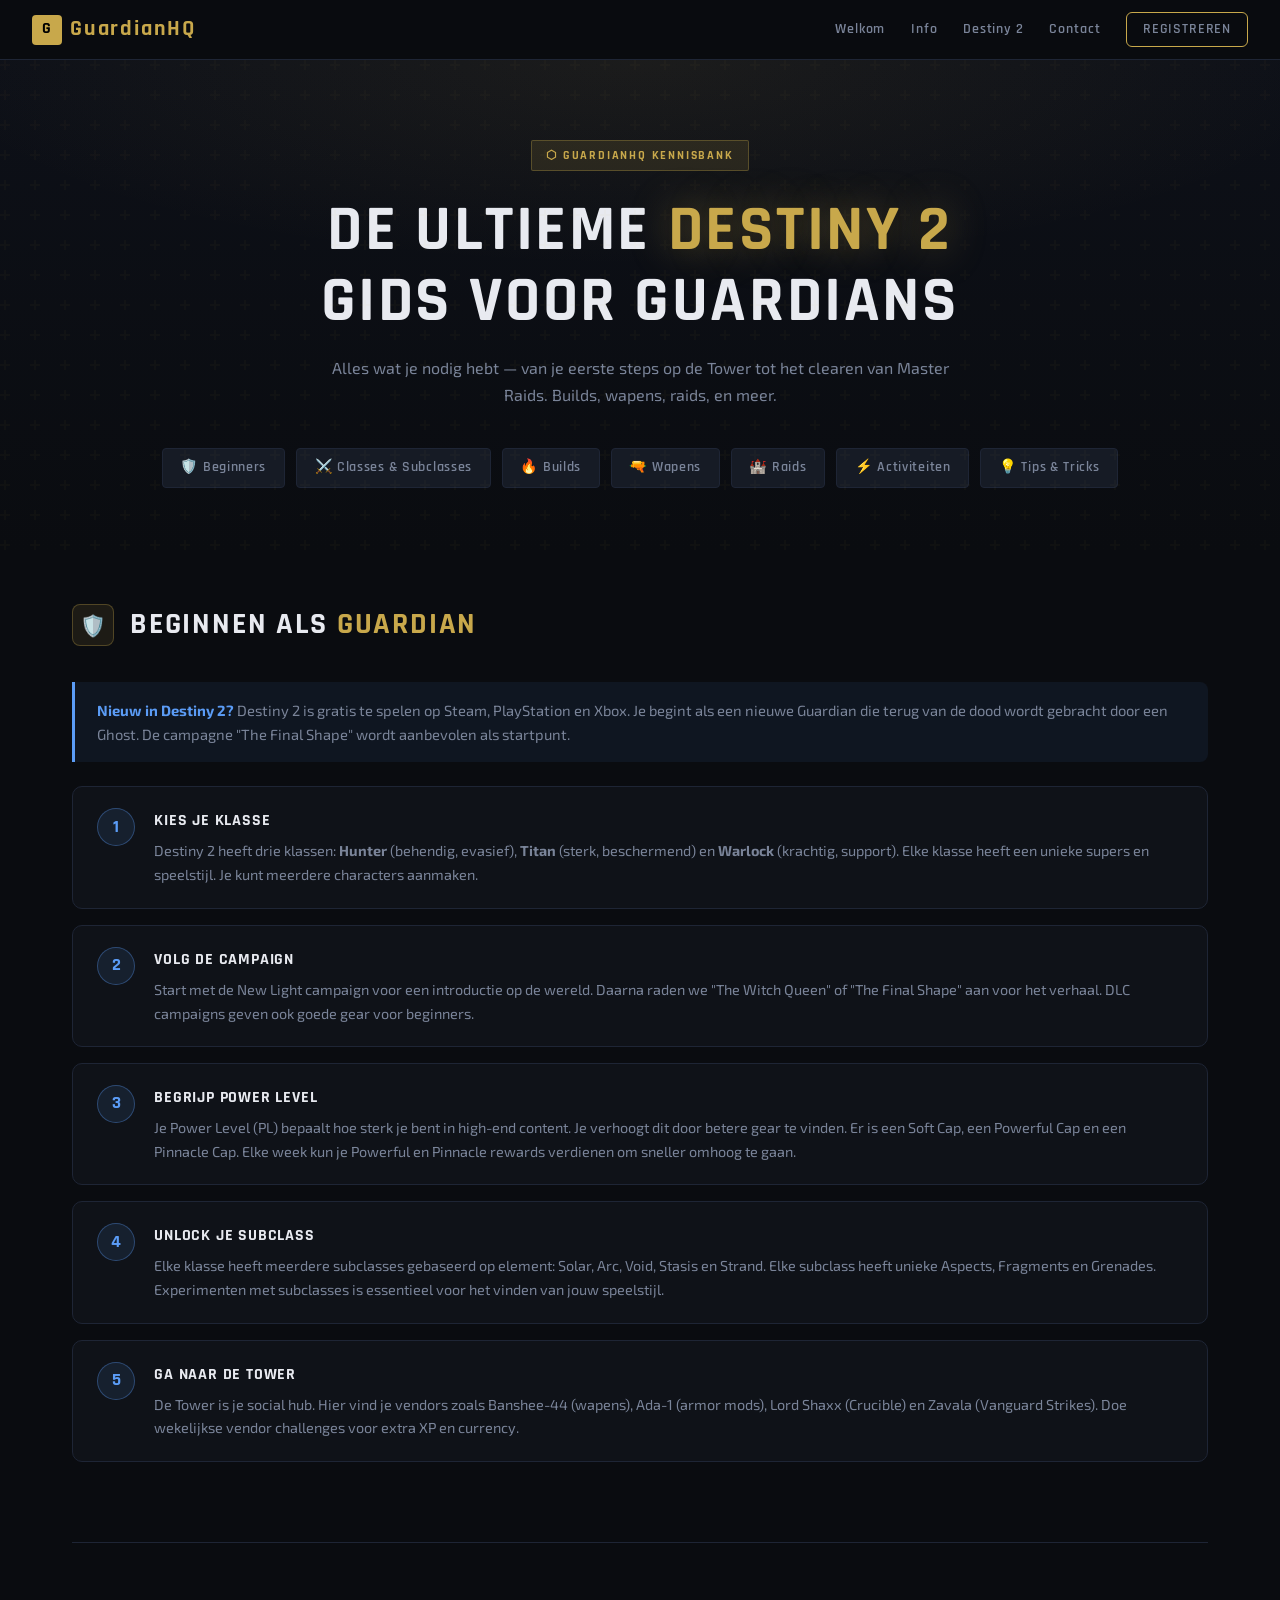
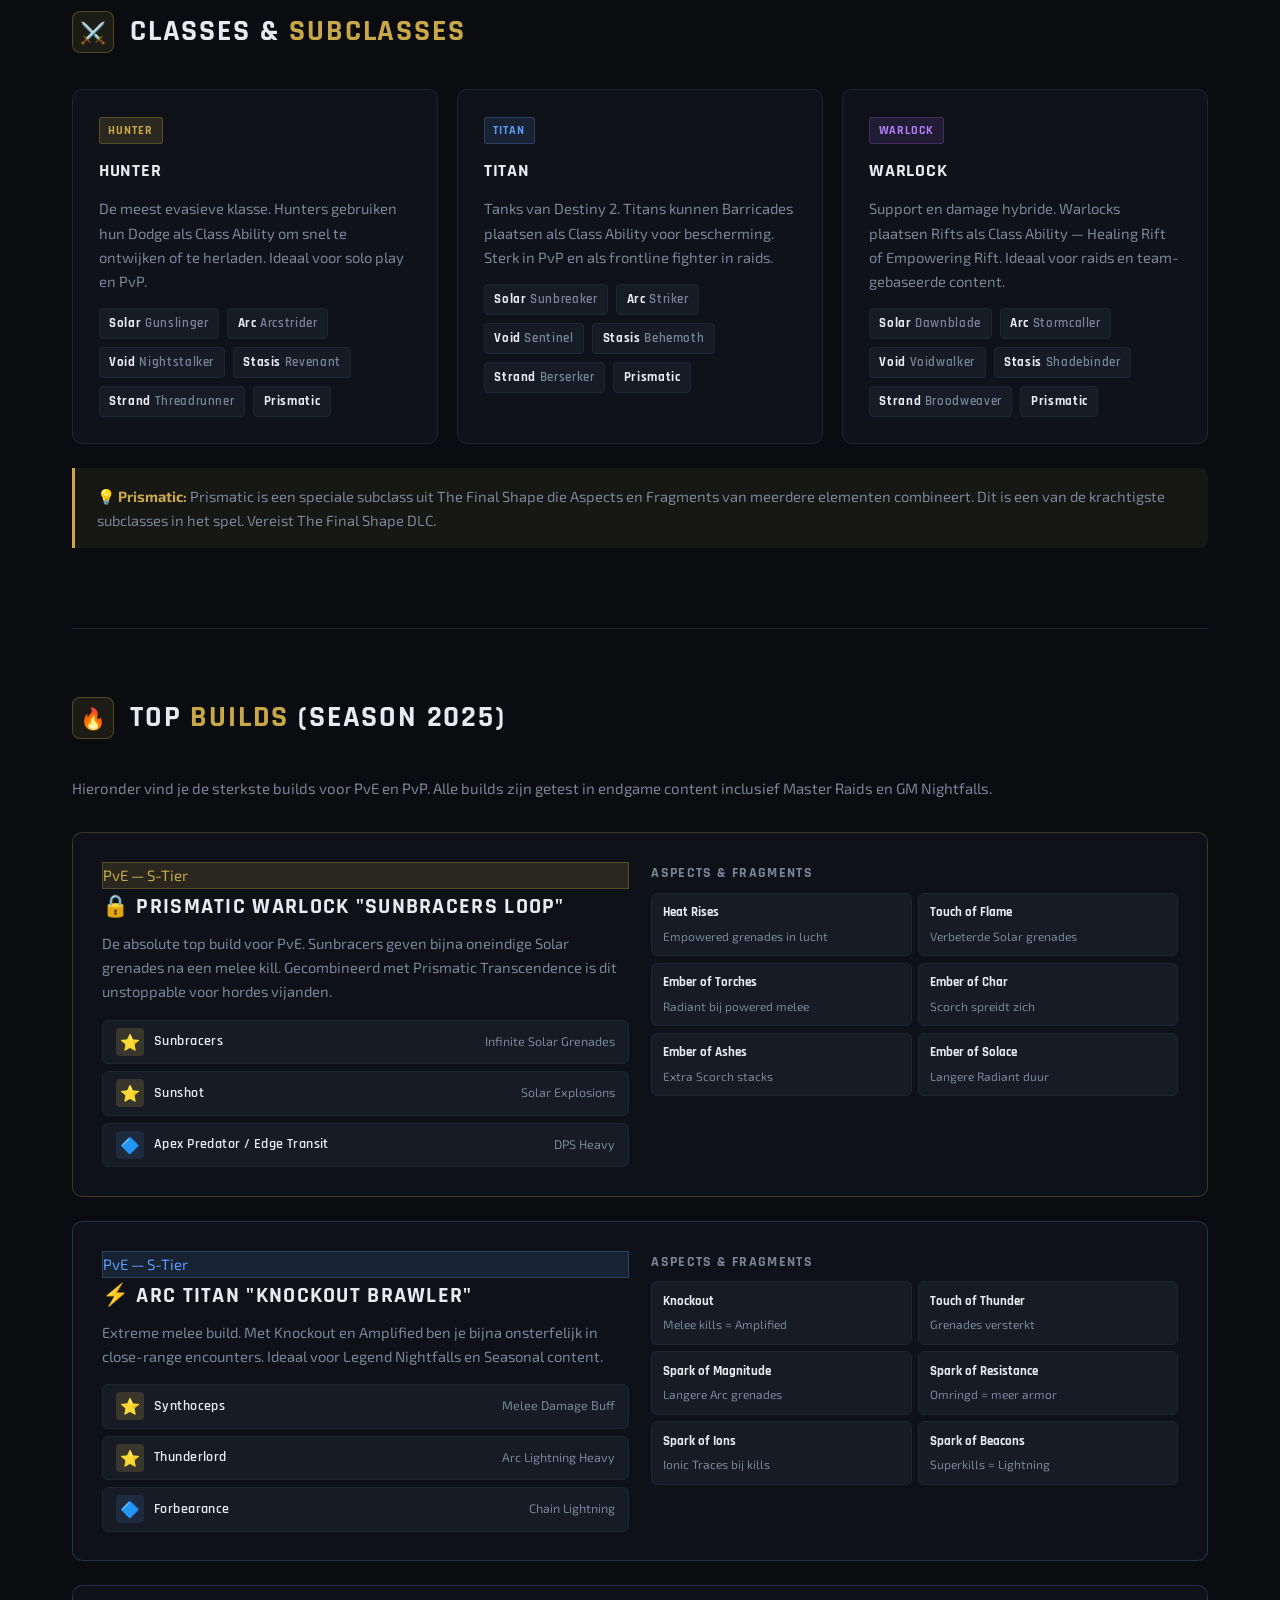
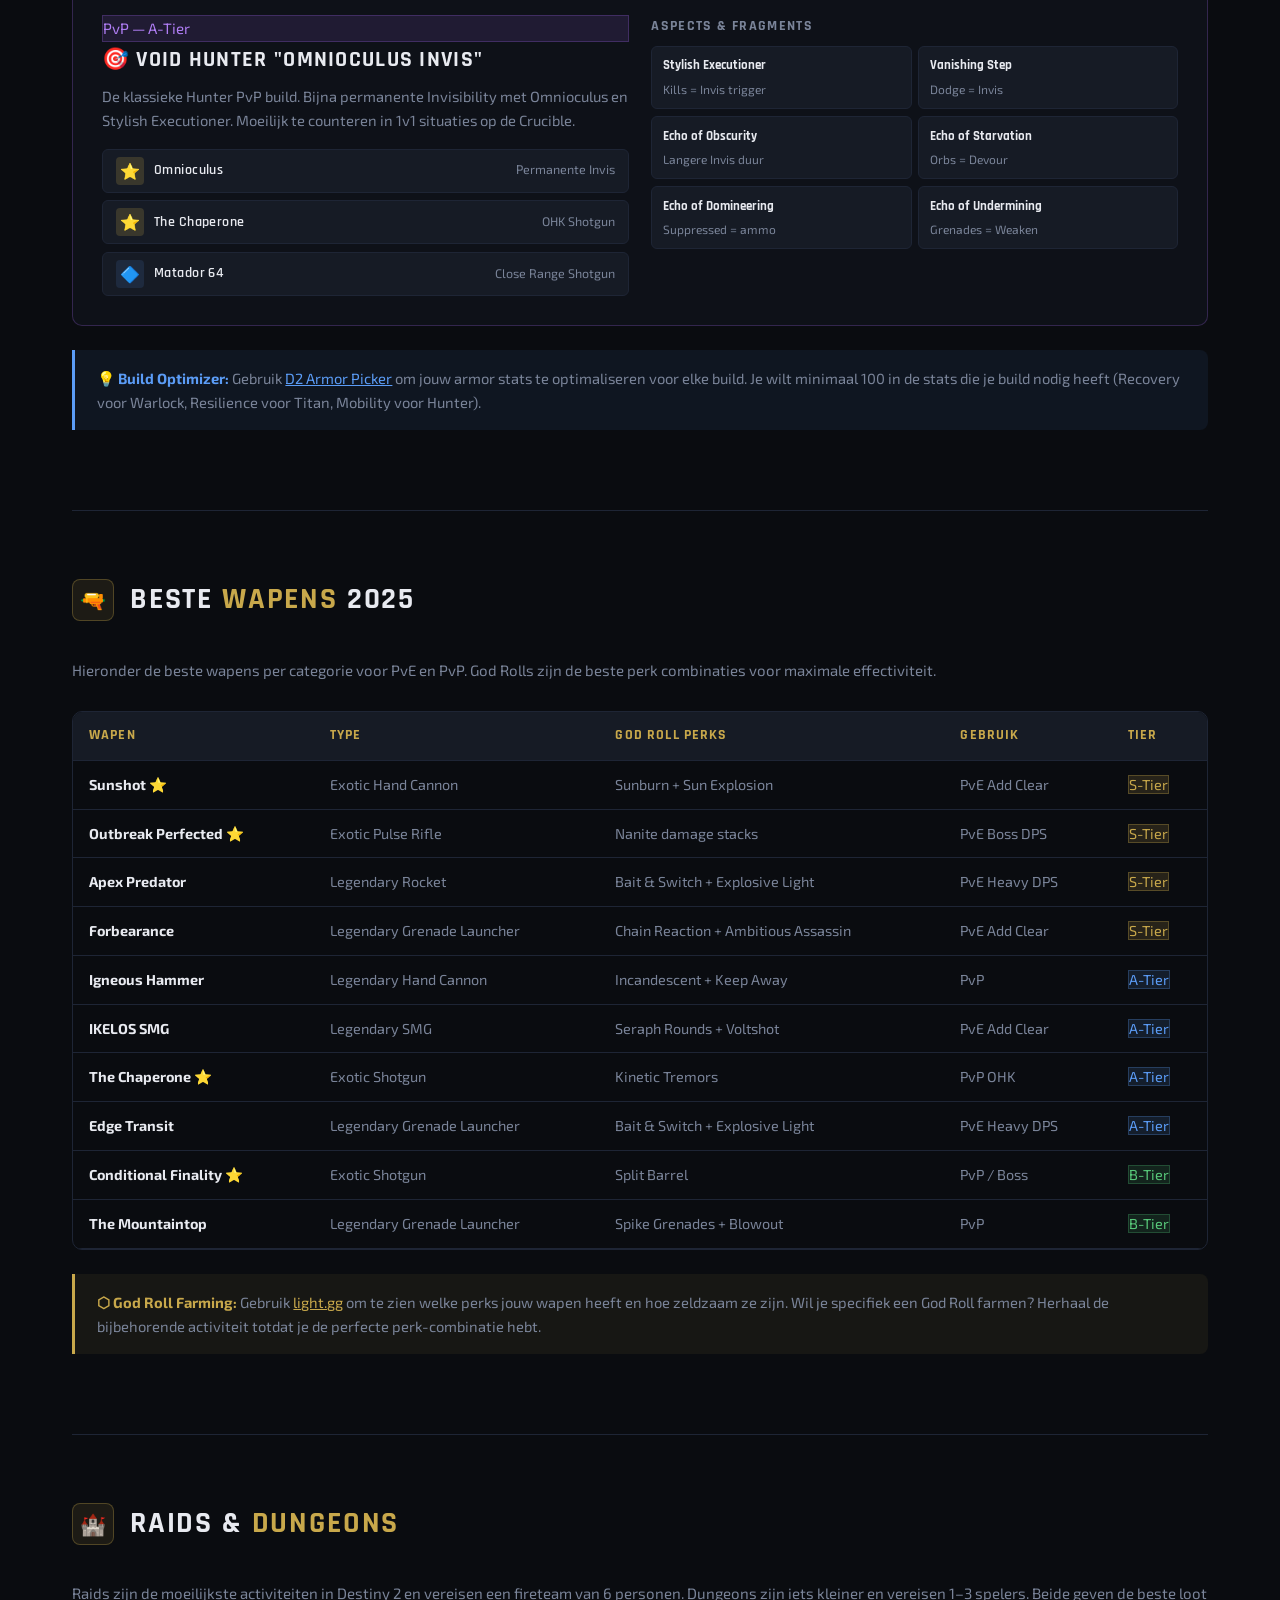
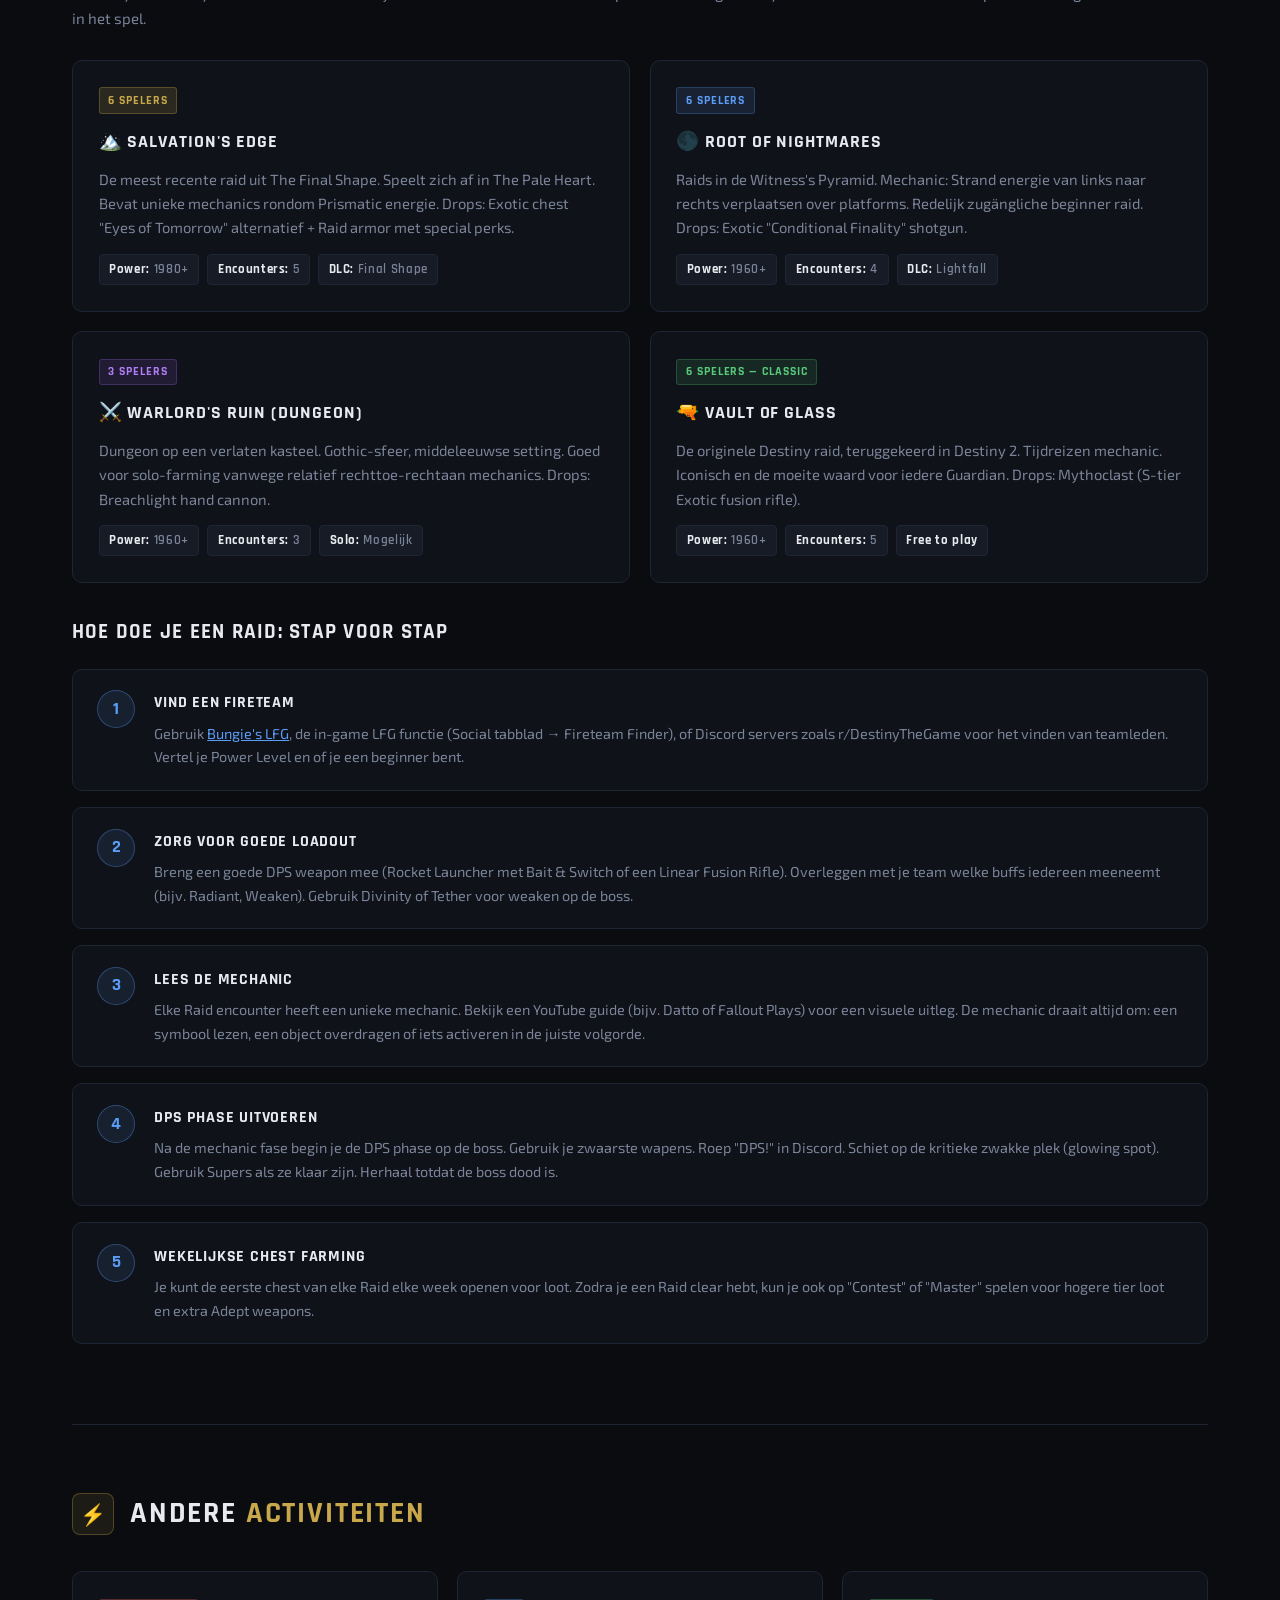
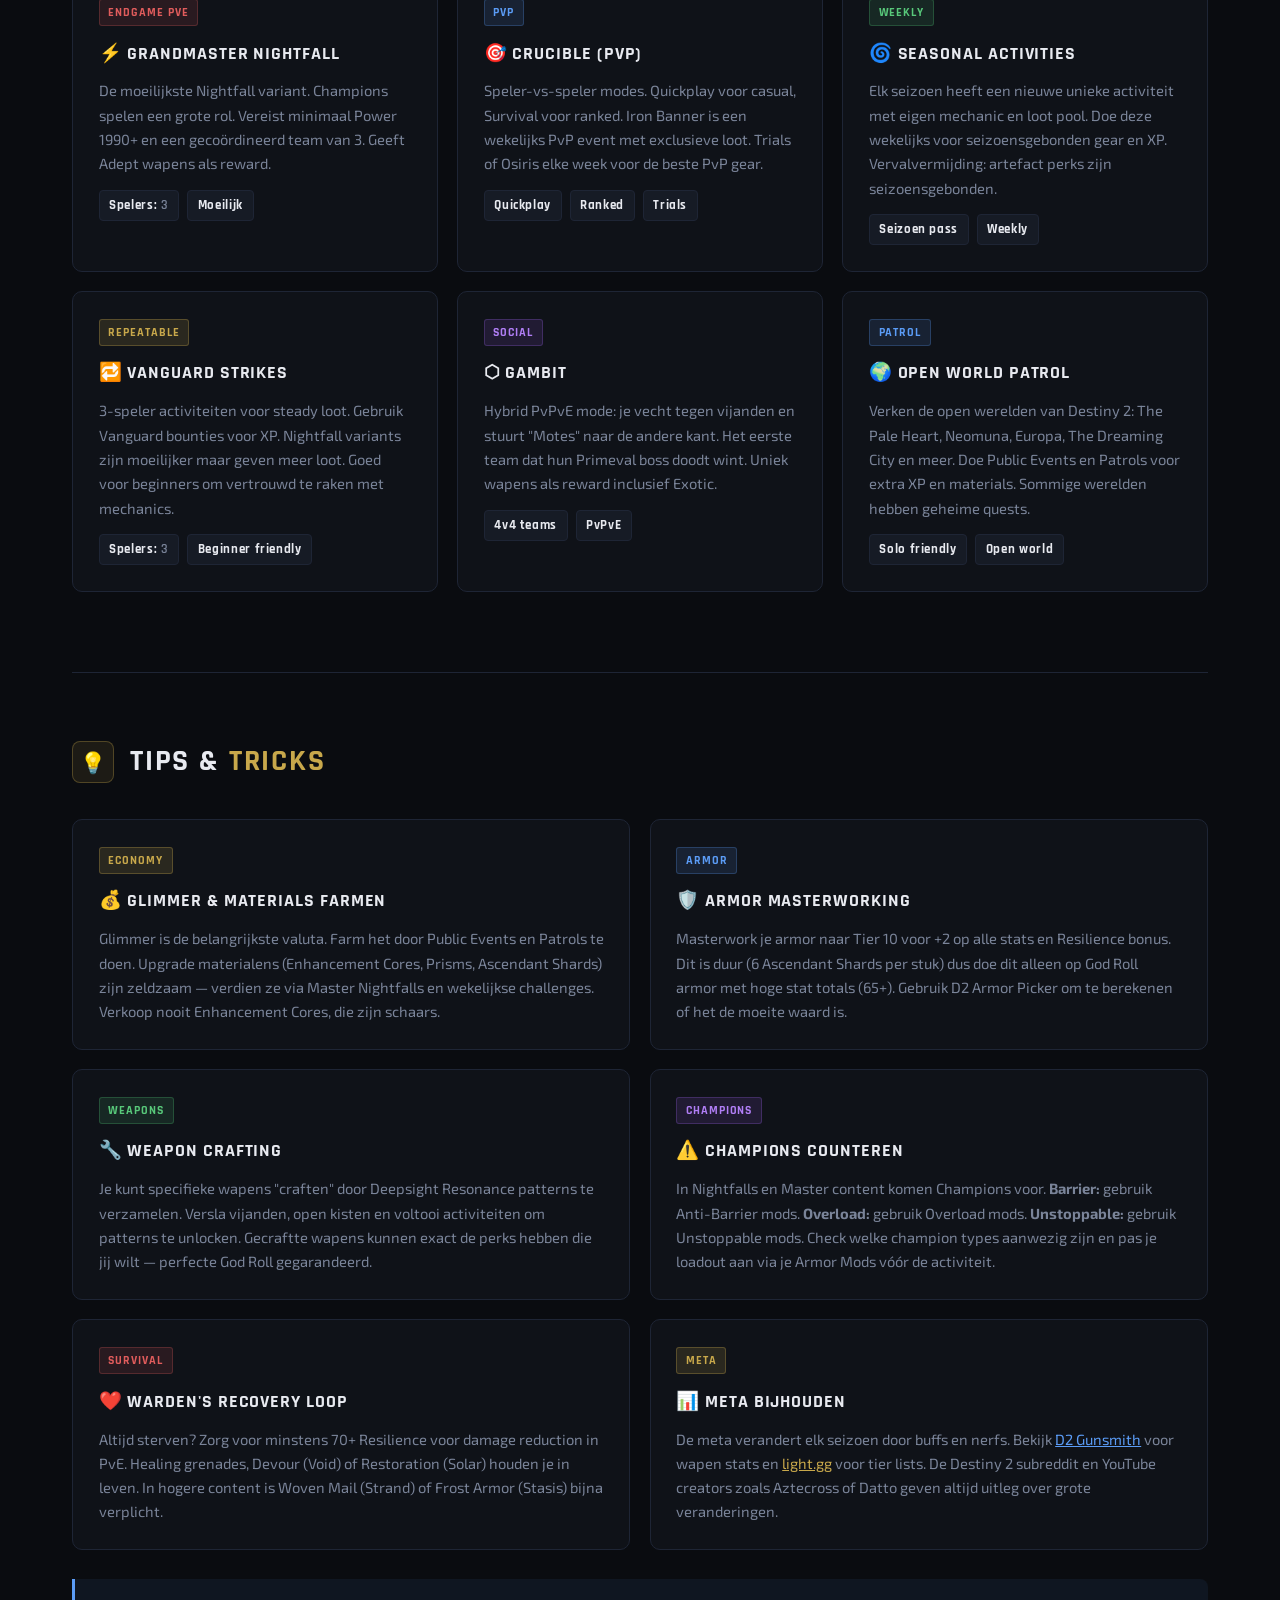
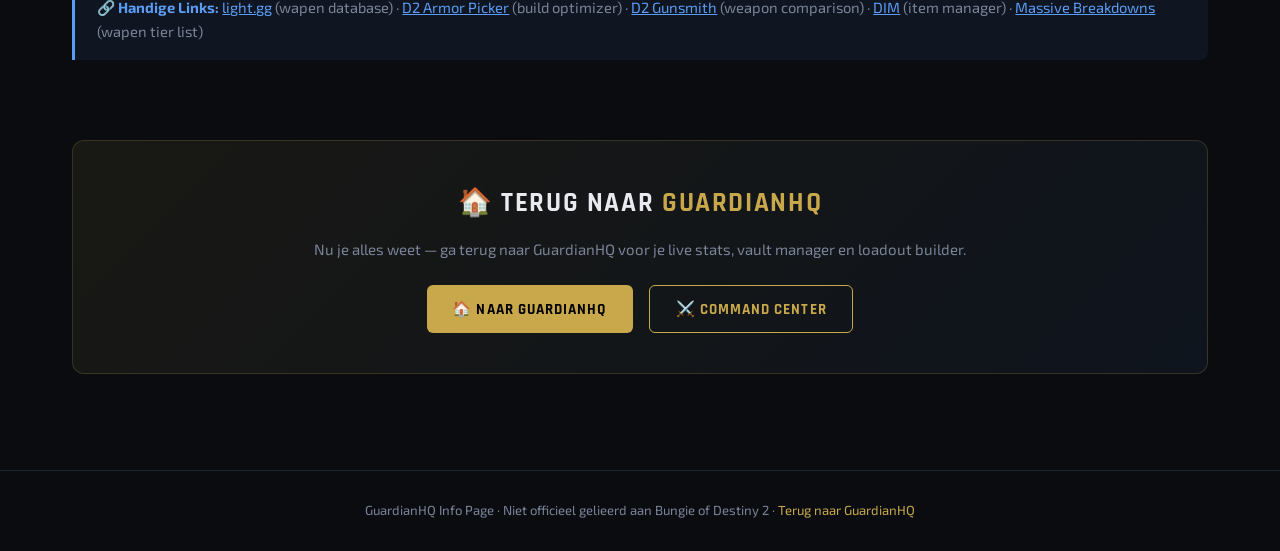
<file: landing.html>
<!DOCTYPE html>
<html lang="nl">
<head>
  <meta charset="UTF-8" />
  <meta name="viewport" content="width=device-width, initial-scale=1.0" />
  <title>Destiny 2 Gids — GuardianHQ</title>
  <link rel="preconnect" href="https://fonts.googleapis.com" />
  <link href="https://fonts.googleapis.com/css2?family=Rajdhani:wght@400;500;600;700&family=Exo+2:wght@300;400;600;700&display=swap" rel="stylesheet" />
  <style>
    :root {
      --bg:        #0a0c10;
      --bg2:       #10131a;
      --bg3:       #161b25;
      --border:    #1e2535;
      --accent:    #c8a84b;
      --accent2:   #5b9cf6;
      --accent3:   #e05c5c;
      --text:      #e8eaf0;
      --text-dim:  #7a8499;
      --glow:      rgba(200,168,75,0.15);
      --glow2:     rgba(91,156,246,0.12);
      --card-bg:   rgba(16,19,26,0.92);
    }

    *, *::before, *::after { box-sizing: border-box; margin: 0; padding: 0; }

    html { scroll-behavior: smooth; }

    body {
      background: var(--bg);
      color: var(--text);
      font-family: 'Exo 2', sans-serif;
      font-size: 15px;
      line-height: 1.65;
      overflow-x: hidden;
    }

    /* ── NAV ── */
    nav {
      position: sticky; top: 0; z-index: 100;
      background: rgba(10,12,16,0.96);
      backdrop-filter: blur(12px);
      border-bottom: 1px solid var(--border);
      display: flex; align-items: center; justify-content: space-between;
      padding: 0 2rem; height: 60px;
    }
    .nav-logo {
      font-family: 'Rajdhani', sans-serif;
      font-size: 1.4rem; font-weight: 700;
      color: var(--accent); text-decoration: none;
      letter-spacing: 0.08em;
      display: flex; align-items: center; gap: 0.5rem;
    }
    .nav-logo span {
      display: inline-flex; align-items: center; justify-content: center;
      width: 30px; height: 30px;
      background: var(--accent); color: #000;
      border-radius: 4px; font-weight: 900; font-size: 1rem;
    }
    .nav-links { display: flex; gap: 1.6rem; align-items: center; }
    .nav-links a {
      color: var(--text-dim); text-decoration: none;
      font-family: 'Rajdhani', sans-serif; font-weight: 600;
      font-size: 0.9rem; letter-spacing: 0.06em;
      transition: color 0.2s;
    }
    .nav-links a:hover { color: var(--accent); }
    .nav-btn {
      background: transparent;
      border: 1px solid var(--accent);
      color: var(--accent) !important;
      padding: 0.3rem 1rem;
      border-radius: 4px;
      transition: background 0.2s !important;
    }
    .nav-btn:hover { background: var(--accent) !important; color: #000 !important; }

    /* ── HERO ── */
    .hero {
      position: relative; overflow: hidden;
      padding: 5rem 2rem 4rem;
      text-align: center;
      background:
        radial-gradient(ellipse 80% 60% at 50% 0%, rgba(200,168,75,0.08) 0%, transparent 70%),
        linear-gradient(180deg, #0d1018 0%, var(--bg) 100%);
    }
    .hero::before {
      content: '';
      position: absolute; inset: 0;
      background: url("data:image/svg+xml,%3Csvg width='60' height='60' viewBox='0 0 60 60' xmlns='http://www.w3.org/2000/svg'%3E%3Cg fill='none' fill-rule='evenodd'%3E%3Cg fill='%23c8a84b' fill-opacity='0.03'%3E%3Cpath d='M36 34v-4h-2v4h-4v2h4v4h2v-4h4v-2h-4zm0-30V0h-2v4h-4v2h4v4h2V6h4V4h-4zM6 34v-4H4v4H0v2h4v4h2v-4h4v-2H6zM6 4V0H4v4H0v2h4v4h2V6h4V4H6z'/%3E%3C/g%3E%3C/g%3E%3C/svg%3E");
      pointer-events: none;
    }
    .hero-badge {
      display: inline-block;
      background: rgba(200,168,75,0.12);
      border: 1px solid rgba(200,168,75,0.3);
      color: var(--accent);
      font-family: 'Rajdhani', sans-serif;
      font-size: 0.75rem; letter-spacing: 0.15em; font-weight: 700;
      padding: 0.3rem 0.9rem; border-radius: 2px;
      text-transform: uppercase; margin-bottom: 1.5rem;
    }
    .hero h1 {
      font-family: 'Rajdhani', sans-serif;
      font-size: clamp(2.4rem, 5vw, 4.2rem);
      font-weight: 700; line-height: 1.1;
      letter-spacing: 0.04em;
      text-transform: uppercase;
    }
    .hero h1 em {
      font-style: normal;
      color: var(--accent);
      text-shadow: 0 0 40px rgba(200,168,75,0.4);
    }
    .hero-sub {
      max-width: 640px; margin: 1.2rem auto 0;
      color: var(--text-dim); font-size: 1rem;
    }

    /* ── QUICK NAV PILLS ── */
    .quick-nav {
      display: flex; flex-wrap: wrap; justify-content: center;
      gap: 0.7rem; padding: 2.5rem 2rem 0;
    }
    .quick-nav a {
      background: var(--bg3); border: 1px solid var(--border);
      color: var(--text-dim); text-decoration: none;
      font-family: 'Rajdhani', sans-serif;
      font-weight: 600; font-size: 0.88rem; letter-spacing: 0.05em;
      padding: 0.45rem 1.1rem; border-radius: 4px;
      transition: all 0.2s;
    }
    .quick-nav a:hover {
      border-color: var(--accent); color: var(--accent);
      background: rgba(200,168,75,0.06);
    }

    /* ── MAIN LAYOUT ── */
    .page-wrap {
      max-width: 1200px; margin: 0 auto; padding: 3rem 2rem 6rem;
    }

    /* ── SECTION HEADING ── */
    .sec-head {
      display: flex; align-items: center; gap: 1rem;
      margin-bottom: 2rem;
    }
    .sec-icon {
      width: 42px; height: 42px; flex-shrink: 0;
      background: rgba(200,168,75,0.1);
      border: 1px solid rgba(200,168,75,0.3);
      border-radius: 8px;
      display: flex; align-items: center; justify-content: center;
      font-size: 1.3rem;
    }
    .sec-head h2 {
      font-family: 'Rajdhani', sans-serif;
      font-size: 1.9rem; font-weight: 700;
      text-transform: uppercase; letter-spacing: 0.06em;
    }
    .sec-head h2 span { color: var(--accent); }
    section { margin-bottom: 5rem; }

    /* ── DIVIDER ── */
    .divider {
      border: none;
      border-top: 1px solid var(--border);
      margin: 4rem 0;
      position: relative;
    }
    .divider::before {
      content: '⬡';
      position: absolute; top: -0.7rem; left: 50%;
      transform: translateX(-50%);
      background: var(--bg); color: var(--accent);
      padding: 0 0.6rem; font-size: 0.8rem;
    }

    /* ── CARD GRID ── */
    .card-grid { display: grid; gap: 1.2rem; }
    .card-grid.cols-3 { grid-template-columns: repeat(auto-fill, minmax(320px, 1fr)); }
    .card-grid.cols-2 { grid-template-columns: repeat(auto-fill, minmax(400px, 1fr)); }

    .card {
      background: var(--card-bg);
      border: 1px solid var(--border);
      border-radius: 10px; padding: 1.6rem;
      transition: border-color 0.2s, box-shadow 0.2s;
      position: relative; overflow: hidden;
    }
    .card::before {
      content: ''; position: absolute;
      top: 0; left: 0; right: 0; height: 2px;
      background: linear-gradient(90deg, transparent, var(--accent), transparent);
      opacity: 0; transition: opacity 0.2s;
    }
    .card:hover { border-color: rgba(200,168,75,0.35); box-shadow: 0 4px 24px var(--glow); }
    .card:hover::before { opacity: 1; }
    .card h3 {
      font-family: 'Rajdhani', sans-serif;
      font-size: 1.15rem; font-weight: 700;
      letter-spacing: 0.05em; text-transform: uppercase;
      margin-bottom: 0.6rem; color: var(--text);
    }
    .card p { color: var(--text-dim); font-size: 0.92rem; }
    .card .tag {
      display: inline-block; font-size: 0.72rem; font-weight: 700;
      font-family: 'Rajdhani', sans-serif; letter-spacing: 0.08em;
      text-transform: uppercase; padding: 0.18rem 0.55rem;
      border-radius: 3px; margin-bottom: 0.8rem;
    }
    .tag-gold   { background: rgba(200,168,75,0.15); color: var(--accent); border: 1px solid rgba(200,168,75,0.3); }
    .tag-blue   { background: rgba(91,156,246,0.12); color: var(--accent2); border: 1px solid rgba(91,156,246,0.25); }
    .tag-red    { background: rgba(224,92,92,0.12);  color: var(--accent3); border: 1px solid rgba(224,92,92,0.25); }
    .tag-green  { background: rgba(80,200,120,0.12); color: #58c87a;        border: 1px solid rgba(80,200,120,0.25); }
    .tag-purple { background: rgba(160,100,240,0.12);color: #b07ef5;        border: 1px solid rgba(160,100,240,0.25); }

    /* stat row inside a card */
    .stat-row {
      display: flex; gap: 0.5rem; flex-wrap: wrap; margin-top: 0.9rem;
    }
    .stat-pill {
      background: var(--bg3); border: 1px solid var(--border);
      border-radius: 4px; padding: 0.25rem 0.6rem;
      font-size: 0.8rem; font-family: 'Rajdhani', sans-serif;
      font-weight: 600; letter-spacing: 0.05em; color: var(--text-dim);
    }
    .stat-pill b { color: var(--text); }

    /* ── BUILD CARD (special wider card) ── */
    .build-card {
      background: var(--card-bg);
      border: 1px solid var(--border);
      border-radius: 10px; padding: 1.8rem;
      display: grid; gap: 1.4rem;
      grid-template-columns: 1fr 1fr;
    }
    @media (max-width: 660px) { .build-card { grid-template-columns: 1fr; } }
    .build-card:hover { border-color: rgba(200,168,75,0.35); box-shadow: 0 4px 28px var(--glow); }
    .build-main h3 {
      font-family: 'Rajdhani', sans-serif;
      font-size: 1.35rem; font-weight: 700;
      text-transform: uppercase; letter-spacing: 0.06em;
      margin-bottom: 0.4rem;
    }
    .build-main p { color: var(--text-dim); font-size: 0.92rem; margin-bottom: 1rem; }
    .gear-list { display: flex; flex-direction: column; gap: 0.45rem; }
    .gear-item {
      display: flex; align-items: center; gap: 0.65rem;
      background: var(--bg3); border-radius: 6px; padding: 0.45rem 0.8rem;
      border: 1px solid var(--border);
    }
    .gear-icon {
      width: 28px; height: 28px; border-radius: 4px;
      display: flex; align-items: center; justify-content: center;
      font-size: 1rem; flex-shrink: 0;
    }
    .gear-icon.exotic  { background: rgba(200,168,75,0.2); }
    .gear-icon.legendary { background: rgba(91,156,246,0.12); }
    .gear-name { font-weight: 600; font-size: 0.88rem; font-family: 'Rajdhani', sans-serif; letter-spacing: 0.03em; }
    .gear-perk { color: var(--text-dim); font-size: 0.78rem; margin-left: auto; text-align: right; max-width: 160px; }

    .build-side h4 {
      font-family: 'Rajdhani', sans-serif; font-size: 0.85rem;
      font-weight: 700; text-transform: uppercase; letter-spacing: 0.1em;
      color: var(--text-dim); margin-bottom: 0.5rem;
    }
    .perk-grid { display: grid; grid-template-columns: 1fr 1fr; gap: 0.4rem; }
    .perk-box {
      background: var(--bg3); border: 1px solid var(--border);
      border-radius: 6px; padding: 0.55rem 0.7rem;
    }
    .perk-box .perk-name { font-weight: 700; font-size: 0.83rem; font-family: 'Rajdhani', sans-serif; }
    .perk-box .perk-desc { color: var(--text-dim); font-size: 0.75rem; margin-top: 0.15rem; }

    /* ── RAID TABLE ── */
    .info-table {
      width: 100%; border-collapse: collapse;
      font-size: 0.9rem;
    }
    .info-table th {
      background: var(--bg3); color: var(--accent);
      font-family: 'Rajdhani', sans-serif; font-weight: 700;
      text-transform: uppercase; letter-spacing: 0.08em;
      padding: 0.75rem 1rem; text-align: left;
      border-bottom: 1px solid var(--border);
    }
    .info-table td {
      padding: 0.75rem 1rem;
      border-bottom: 1px solid var(--border);
      color: var(--text-dim);
    }
    .info-table tr:hover td { background: rgba(200,168,75,0.03); }
    .info-table td strong { color: var(--text); }
    .table-wrap {
      border: 1px solid var(--border); border-radius: 10px; overflow: hidden;
    }

    /* ── STEPS ── */
    .steps { display: flex; flex-direction: column; gap: 1rem; }
    .step {
      display: flex; gap: 1.2rem; align-items: flex-start;
      background: var(--card-bg); border: 1px solid var(--border);
      border-radius: 10px; padding: 1.3rem 1.5rem;
      transition: border-color 0.2s;
    }
    .step:hover { border-color: rgba(91,156,246,0.3); }
    .step-num {
      width: 38px; height: 38px; flex-shrink: 0;
      border-radius: 50%; background: rgba(91,156,246,0.1);
      border: 1px solid rgba(91,156,246,0.35);
      color: var(--accent2); font-family: 'Rajdhani', sans-serif;
      font-size: 1.1rem; font-weight: 700;
      display: flex; align-items: center; justify-content: center;
    }
    .step-body h4 {
      font-family: 'Rajdhani', sans-serif; font-size: 1rem;
      font-weight: 700; text-transform: uppercase; letter-spacing: 0.05em;
      margin-bottom: 0.3rem;
    }
    .step-body p { color: var(--text-dim); font-size: 0.9rem; }

    /* ── TIP BOX ── */
    .tip-box {
      background: rgba(91,156,246,0.07);
      border-left: 3px solid var(--accent2);
      border-radius: 0 8px 8px 0;
      padding: 1rem 1.4rem; margin: 1.5rem 0;
      color: var(--text-dim); font-size: 0.92rem;
    }
    .tip-box strong { color: var(--accent2); }
    .warn-box {
      background: rgba(200,168,75,0.07);
      border-left: 3px solid var(--accent);
      border-radius: 0 8px 8px 0;
      padding: 1rem 1.4rem; margin: 1.5rem 0;
      color: var(--text-dim); font-size: 0.92rem;
    }
    .warn-box strong { color: var(--accent); }

    /* ── BACK BANNER ── */
    .back-banner {
      background: linear-gradient(135deg, rgba(200,168,75,0.08), rgba(91,156,246,0.06));
      border: 1px solid rgba(200,168,75,0.2);
      border-radius: 12px; padding: 2.5rem 2rem;
      text-align: center; margin-top: 4rem;
    }
    .back-banner h2 {
      font-family: 'Rajdhani', sans-serif;
      font-size: 1.7rem; font-weight: 700; text-transform: uppercase;
      letter-spacing: 0.06em; margin-bottom: 0.7rem;
    }
    .back-banner p { color: var(--text-dim); margin-bottom: 1.5rem; }
    .btn {
      display: inline-flex; align-items: center; gap: 0.5rem;
      text-decoration: none;
      font-family: 'Rajdhani', sans-serif; font-weight: 700;
      font-size: 0.95rem; letter-spacing: 0.07em; text-transform: uppercase;
      padding: 0.65rem 1.6rem; border-radius: 6px;
      transition: all 0.2s;
    }
    .btn-gold {
      background: var(--accent); color: #000;
    }
    .btn-gold:hover { background: #e0c060; box-shadow: 0 0 20px rgba(200,168,75,0.35); }
    .btn-outline {
      background: transparent; color: var(--accent);
      border: 1px solid var(--accent);
    }
    .btn-outline:hover { background: rgba(200,168,75,0.1); }
    .btn-group { display: flex; gap: 1rem; justify-content: center; flex-wrap: wrap; }

    /* ── FOOTER ── */
    footer {
      border-top: 1px solid var(--border);
      text-align: center; padding: 1.8rem 1rem;
      color: var(--text-dim); font-size: 0.82rem;
    }
    footer a { color: var(--accent); text-decoration: none; }

    @media (max-width: 700px) {
      .card-grid.cols-3, .card-grid.cols-2 { grid-template-columns: 1fr; }
      .nav-links { display: none; }
      .hero { padding: 3rem 1rem 2.5rem; }
      .page-wrap { padding: 2rem 1rem 4rem; }
    }
  </style>
</head>
<body>

<!-- NAV -->
<nav>
  <a class="nav-logo" href="https://guardianhq.vercel.app/landing.html">
    <span>G</span> GuardianHQ
  </a>
  <div class="nav-links">
    <a href="https://guardianhq.vercel.app/landing.html">Welkom</a>
    <a href="https://guardianhq.vercel.app/info.html">Info</a>
    <a href="https://guardianhq.vercel.app/destiny.html">Destiny 2</a>
    <a href="https://guardianhq.vercel.app/contact.html">Contact</a>
    <a href="https://guardianhq.vercel.app/register.html" class="btn-outline btn" style="padding:0.3rem 1rem; font-size:0.85rem;">Registreren</a>
  </div>
</nav>

<!-- HERO -->
<div class="hero">
  <div class="hero-badge">⬡ GuardianHQ Kennisbank</div>
  <h1>De Ultieme <em>Destiny 2</em><br>Gids voor Guardians</h1>
  <p class="hero-sub">Alles wat je nodig hebt — van je eerste steps op de Tower tot het clearen van Master Raids. Builds, wapens, raids, en meer.</p>

  <!-- quick nav -->
  <div class="quick-nav">
    <a href="#beginners">🛡️ Beginners</a>
    <a href="#classes">⚔️ Classes & Subclasses</a>
    <a href="#builds">🔥 Builds</a>
    <a href="#wapens">🔫 Wapens</a>
    <a href="#raids">🏰 Raids</a>
    <a href="#activiteiten">⚡ Activiteiten</a>
    <a href="#tips">💡 Tips & Tricks</a>
  </div>
</div>

<!-- ═══════════════════════════════════════════════ MAIN -->
<div class="page-wrap">

  <!-- ════ BEGINNERS ════ -->
  <section id="beginners">
    <div class="sec-head">
      <div class="sec-icon">🛡️</div>
      <h2>Beginnen als <span>Guardian</span></h2>
    </div>

    <div class="tip-box">
      <strong>Nieuw in Destiny 2?</strong> Destiny 2 is gratis te spelen op Steam, PlayStation en Xbox. Je begint als een nieuwe Guardian die terug van de dood wordt gebracht door een Ghost. De campagne "The Final Shape" wordt aanbevolen als startpunt.
    </div>

    <div class="steps">
      <div class="step">
        <div class="step-num">1</div>
        <div class="step-body">
          <h4>Kies je Klasse</h4>
          <p>Destiny 2 heeft drie klassen: <strong>Hunter</strong> (behendig, evasief), <strong>Titan</strong> (sterk, beschermend) en <strong>Warlock</strong> (krachtig, support). Elke klasse heeft een unieke supers en speelstijl. Je kunt meerdere characters aanmaken.</p>
        </div>
      </div>
      <div class="step">
        <div class="step-num">2</div>
        <div class="step-body">
          <h4>Volg de Campaign</h4>
          <p>Start met de New Light campaign voor een introductie op de wereld. Daarna raden we "The Witch Queen" of "The Final Shape" aan voor het verhaal. DLC campaigns geven ook goede gear voor beginners.</p>
        </div>
      </div>
      <div class="step">
        <div class="step-num">3</div>
        <div class="step-body">
          <h4>Begrijp Power Level</h4>
          <p>Je Power Level (PL) bepaalt hoe sterk je bent in high-end content. Je verhoogt dit door betere gear te vinden. Er is een Soft Cap, een Powerful Cap en een Pinnacle Cap. Elke week kun je Powerful en Pinnacle rewards verdienen om sneller omhoog te gaan.</p>
        </div>
      </div>
      <div class="step">
        <div class="step-num">4</div>
        <div class="step-body">
          <h4>Unlock je Subclass</h4>
          <p>Elke klasse heeft meerdere subclasses gebaseerd op element: Solar, Arc, Void, Stasis en Strand. Elke subclass heeft unieke Aspects, Fragments en Grenades. Experimenten met subclasses is essentieel voor het vinden van jouw speelstijl.</p>
        </div>
      </div>
      <div class="step">
        <div class="step-num">5</div>
        <div class="step-body">
          <h4>Ga naar de Tower</h4>
          <p>De Tower is je social hub. Hier vind je vendors zoals Banshee-44 (wapens), Ada-1 (armor mods), Lord Shaxx (Crucible) en Zavala (Vanguard Strikes). Doe wekelijkse vendor challenges voor extra XP en currency.</p>
        </div>
      </div>
    </div>
  </section>

  <hr class="divider" />

  <!-- ════ CLASSES ════ -->
  <section id="classes">
    <div class="sec-head">
      <div class="sec-icon">⚔️</div>
      <h2>Classes & <span>Subclasses</span></h2>
    </div>

    <div class="card-grid cols-3">
      <div class="card">
        <div class="tag tag-gold">Hunter</div>
        <h3>Hunter</h3>
        <p>De meest evasieve klasse. Hunters gebruiken hun Dodge als Class Ability om snel te ontwijken of te herladen. Ideaal voor solo play en PvP.</p>
        <div class="stat-row">
          <span class="stat-pill"><b>Solar</b> Gunslinger</span>
          <span class="stat-pill"><b>Arc</b> Arcstrider</span>
          <span class="stat-pill"><b>Void</b> Nightstalker</span>
          <span class="stat-pill"><b>Stasis</b> Revenant</span>
          <span class="stat-pill"><b>Strand</b> Threadrunner</span>
          <span class="stat-pill"><b>Prismatic</b></span>
        </div>
      </div>
      <div class="card">
        <div class="tag tag-blue">Titan</div>
        <h3>Titan</h3>
        <p>Tanks van Destiny 2. Titans kunnen Barricades plaatsen als Class Ability voor bescherming. Sterk in PvP en als frontline fighter in raids.</p>
        <div class="stat-row">
          <span class="stat-pill"><b>Solar</b> Sunbreaker</span>
          <span class="stat-pill"><b>Arc</b> Striker</span>
          <span class="stat-pill"><b>Void</b> Sentinel</span>
          <span class="stat-pill"><b>Stasis</b> Behemoth</span>
          <span class="stat-pill"><b>Strand</b> Berserker</span>
          <span class="stat-pill"><b>Prismatic</b></span>
        </div>
      </div>
      <div class="card">
        <div class="tag tag-purple">Warlock</div>
        <h3>Warlock</h3>
        <p>Support en damage hybride. Warlocks plaatsen Rifts als Class Ability — Healing Rift of Empowering Rift. Ideaal voor raids en team-gebaseerde content.</p>
        <div class="stat-row">
          <span class="stat-pill"><b>Solar</b> Dawnblade</span>
          <span class="stat-pill"><b>Arc</b> Stormcaller</span>
          <span class="stat-pill"><b>Void</b> Voidwalker</span>
          <span class="stat-pill"><b>Stasis</b> Shadebinder</span>
          <span class="stat-pill"><b>Strand</b> Broodweaver</span>
          <span class="stat-pill"><b>Prismatic</b></span>
        </div>
      </div>
    </div>

    <div class="warn-box" style="margin-top:1.5rem;">
      <strong>💡 Prismatic:</strong> Prismatic is een speciale subclass uit The Final Shape die Aspects en Fragments van meerdere elementen combineert. Dit is een van de krachtigste subclasses in het spel. Vereist The Final Shape DLC.
    </div>
  </section>

  <hr class="divider" />

  <!-- ════ BUILDS ════ -->
  <section id="builds">
    <div class="sec-head">
      <div class="sec-icon">🔥</div>
      <h2>Top <span>Builds</span> (Season 2025)</h2>
    </div>

    <p style="color:var(--text-dim); margin-bottom:2rem;">Hieronder vind je de sterkste builds voor PvE en PvP. Alle builds zijn getest in endgame content inclusief Master Raids en GM Nightfalls.</p>

    <!-- BUILD 1 -->
    <div class="build-card" style="margin-bottom:1.5rem; border-color: rgba(200,168,75,0.25);">
      <div class="build-main">
        <div class="tag tag-gold">PvE — S-Tier</div>
        <h3>🔒 Prismatic Warlock "Sunbracers Loop"</h3>
        <p>De absolute top build voor PvE. Sunbracers geven bijna oneindige Solar grenades na een melee kill. Gecombineerd met Prismatic Transcendence is dit unstoppable voor hordes vijanden.</p>
        <div class="gear-list">
          <div class="gear-item">
            <div class="gear-icon exotic">⭐</div>
            <span class="gear-name">Sunbracers</span>
            <span class="gear-perk">Infinite Solar Grenades</span>
          </div>
          <div class="gear-item">
            <div class="gear-icon exotic">⭐</div>
            <span class="gear-name">Sunshot</span>
            <span class="gear-perk">Solar Explosions</span>
          </div>
          <div class="gear-item">
            <div class="gear-icon legendary">🔷</div>
            <span class="gear-name">Apex Predator / Edge Transit</span>
            <span class="gear-perk">DPS Heavy</span>
          </div>
        </div>
      </div>
      <div class="build-side">
        <h4>Aspects & Fragments</h4>
        <div class="perk-grid">
          <div class="perk-box">
            <div class="perk-name">Heat Rises</div>
            <div class="perk-desc">Empowered grenades in lucht</div>
          </div>
          <div class="perk-box">
            <div class="perk-name">Touch of Flame</div>
            <div class="perk-desc">Verbeterde Solar grenades</div>
          </div>
          <div class="perk-box">
            <div class="perk-name">Ember of Torches</div>
            <div class="perk-desc">Radiant bij powered melee</div>
          </div>
          <div class="perk-box">
            <div class="perk-name">Ember of Char</div>
            <div class="perk-desc">Scorch spreidt zich</div>
          </div>
          <div class="perk-box">
            <div class="perk-name">Ember of Ashes</div>
            <div class="perk-desc">Extra Scorch stacks</div>
          </div>
          <div class="perk-box">
            <div class="perk-name">Ember of Solace</div>
            <div class="perk-desc">Langere Radiant duur</div>
          </div>
        </div>
      </div>
    </div>

    <!-- BUILD 2 -->
    <div class="build-card" style="margin-bottom:1.5rem; border-color: rgba(91,156,246,0.25);">
      <div class="build-main">
        <div class="tag tag-blue">PvE — S-Tier</div>
        <h3>⚡ Arc Titan "Knockout Brawler"</h3>
        <p>Extreme melee build. Met Knockout en Amplified ben je bijna onsterfelijk in close-range encounters. Ideaal voor Legend Nightfalls en Seasonal content.</p>
        <div class="gear-list">
          <div class="gear-item">
            <div class="gear-icon exotic">⭐</div>
            <span class="gear-name">Synthoceps</span>
            <span class="gear-perk">Melee Damage Buff</span>
          </div>
          <div class="gear-item">
            <div class="gear-icon exotic">⭐</div>
            <span class="gear-name">Thunderlord</span>
            <span class="gear-perk">Arc Lightning Heavy</span>
          </div>
          <div class="gear-item">
            <div class="gear-icon legendary">🔷</div>
            <span class="gear-name">Forbearance</span>
            <span class="gear-perk">Chain Lightning</span>
          </div>
        </div>
      </div>
      <div class="build-side">
        <h4>Aspects & Fragments</h4>
        <div class="perk-grid">
          <div class="perk-box">
            <div class="perk-name">Knockout</div>
            <div class="perk-desc">Melee kills = Amplified</div>
          </div>
          <div class="perk-box">
            <div class="perk-name">Touch of Thunder</div>
            <div class="perk-desc">Grenades versterkt</div>
          </div>
          <div class="perk-box">
            <div class="perk-name">Spark of Magnitude</div>
            <div class="perk-desc">Langere Arc grenades</div>
          </div>
          <div class="perk-box">
            <div class="perk-name">Spark of Resistance</div>
            <div class="perk-desc">Omringd = meer armor</div>
          </div>
          <div class="perk-box">
            <div class="perk-name">Spark of Ions</div>
            <div class="perk-desc">Ionic Traces bij kills</div>
          </div>
          <div class="perk-box">
            <div class="perk-name">Spark of Beacons</div>
            <div class="perk-desc">Superkills = Lightning</div>
          </div>
        </div>
      </div>
    </div>

    <!-- BUILD 3 -->
    <div class="build-card" style="margin-bottom:1.5rem; border-color: rgba(160,100,240,0.25);">
      <div class="build-main">
        <div class="tag tag-purple">PvP — A-Tier</div>
        <h3>🎯 Void Hunter "Omnioculus Invis"</h3>
        <p>De klassieke Hunter PvP build. Bijna permanente Invisibility met Omnioculus en Stylish Executioner. Moeilijk te counteren in 1v1 situaties op de Crucible.</p>
        <div class="gear-list">
          <div class="gear-item">
            <div class="gear-icon exotic">⭐</div>
            <span class="gear-name">Omnioculus</span>
            <span class="gear-perk">Permanente Invis</span>
          </div>
          <div class="gear-item">
            <div class="gear-icon exotic">⭐</div>
            <span class="gear-name">The Chaperone</span>
            <span class="gear-perk">OHK Shotgun</span>
          </div>
          <div class="gear-item">
            <div class="gear-icon legendary">🔷</div>
            <span class="gear-name">Matador 64</span>
            <span class="gear-perk">Close Range Shotgun</span>
          </div>
        </div>
      </div>
      <div class="build-side">
        <h4>Aspects & Fragments</h4>
        <div class="perk-grid">
          <div class="perk-box">
            <div class="perk-name">Stylish Executioner</div>
            <div class="perk-desc">Kills = Invis trigger</div>
          </div>
          <div class="perk-box">
            <div class="perk-name">Vanishing Step</div>
            <div class="perk-desc">Dodge = Invis</div>
          </div>
          <div class="perk-box">
            <div class="perk-name">Echo of Obscurity</div>
            <div class="perk-desc">Langere Invis duur</div>
          </div>
          <div class="perk-box">
            <div class="perk-name">Echo of Starvation</div>
            <div class="perk-desc">Orbs = Devour</div>
          </div>
          <div class="perk-box">
            <div class="perk-name">Echo of Domineering</div>
            <div class="perk-desc">Suppressed = ammo</div>
          </div>
          <div class="perk-box">
            <div class="perk-name">Echo of Undermining</div>
            <div class="perk-desc">Grenades = Weaken</div>
          </div>
        </div>
      </div>
    </div>

    <div class="tip-box">
      <strong>💡 Build Optimizer:</strong> Gebruik <a href="https://d2armorpicker.com" target="_blank" style="color:var(--accent2);">D2 Armor Picker</a> om jouw armor stats te optimaliseren voor elke build. Je wilt minimaal 100 in de stats die je build nodig heeft (Recovery voor Warlock, Resilience voor Titan, Mobility voor Hunter).
    </div>
  </section>

  <hr class="divider" />

  <!-- ════ WAPENS ════ -->
  <section id="wapens">
    <div class="sec-head">
      <div class="sec-icon">🔫</div>
      <h2>Beste <span>Wapens</span> 2025</h2>
    </div>

    <p style="color:var(--text-dim); margin-bottom:1.8rem;">Hieronder de beste wapens per categorie voor PvE en PvP. God Rolls zijn de beste perk combinaties voor maximale effectiviteit.</p>

    <div class="table-wrap">
      <table class="info-table">
        <thead>
          <tr>
            <th>Wapen</th>
            <th>Type</th>
            <th>God Roll Perks</th>
            <th>Gebruik</th>
            <th>Tier</th>
          </tr>
        </thead>
        <tbody>
          <tr>
            <td><strong>Sunshot</strong> ⭐</td>
            <td>Exotic Hand Cannon</td>
            <td>Sunburn + Sun Explosion</td>
            <td>PvE Add Clear</td>
            <td><span class="tag tag-gold">S-Tier</span></td>
          </tr>
          <tr>
            <td><strong>Outbreak Perfected</strong> ⭐</td>
            <td>Exotic Pulse Rifle</td>
            <td>Nanite damage stacks</td>
            <td>PvE Boss DPS</td>
            <td><span class="tag tag-gold">S-Tier</span></td>
          </tr>
          <tr>
            <td><strong>Apex Predator</strong></td>
            <td>Legendary Rocket</td>
            <td>Bait & Switch + Explosive Light</td>
            <td>PvE Heavy DPS</td>
            <td><span class="tag tag-gold">S-Tier</span></td>
          </tr>
          <tr>
            <td><strong>Forbearance</strong></td>
            <td>Legendary Grenade Launcher</td>
            <td>Chain Reaction + Ambitious Assassin</td>
            <td>PvE Add Clear</td>
            <td><span class="tag tag-gold">S-Tier</span></td>
          </tr>
          <tr>
            <td><strong>Igneous Hammer</strong></td>
            <td>Legendary Hand Cannon</td>
            <td>Incandescent + Keep Away</td>
            <td>PvP</td>
            <td><span class="tag tag-blue">A-Tier</span></td>
          </tr>
          <tr>
            <td><strong>IKELOS SMG</strong></td>
            <td>Legendary SMG</td>
            <td>Seraph Rounds + Voltshot</td>
            <td>PvE Add Clear</td>
            <td><span class="tag tag-blue">A-Tier</span></td>
          </tr>
          <tr>
            <td><strong>The Chaperone</strong> ⭐</td>
            <td>Exotic Shotgun</td>
            <td>Kinetic Tremors</td>
            <td>PvP OHK</td>
            <td><span class="tag tag-blue">A-Tier</span></td>
          </tr>
          <tr>
            <td><strong>Edge Transit</strong></td>
            <td>Legendary Grenade Launcher</td>
            <td>Bait & Switch + Explosive Light</td>
            <td>PvE Heavy DPS</td>
            <td><span class="tag tag-blue">A-Tier</span></td>
          </tr>
          <tr>
            <td><strong>Conditional Finality</strong> ⭐</td>
            <td>Exotic Shotgun</td>
            <td>Split Barrel</td>
            <td>PvP / Boss</td>
            <td><span class="tag tag-green">B-Tier</span></td>
          </tr>
          <tr>
            <td><strong>The Mountaintop</strong></td>
            <td>Legendary Grenade Launcher</td>
            <td>Spike Grenades + Blowout</td>
            <td>PvP</td>
            <td><span class="tag tag-green">B-Tier</span></td>
          </tr>
        </tbody>
      </table>
    </div>

    <div class="warn-box">
      <strong>⬡ God Roll Farming:</strong> Gebruik <a href="https://www.light.gg" target="_blank" style="color:var(--accent);">light.gg</a> om te zien welke perks jouw wapen heeft en hoe zeldzaam ze zijn. Wil je specifiek een God Roll farmen? Herhaal de bijbehorende activiteit totdat je de perfecte perk-combinatie hebt.
    </div>
  </section>

  <hr class="divider" />

  <!-- ════ RAIDS ════ -->
  <section id="raids">
    <div class="sec-head">
      <div class="sec-icon">🏰</div>
      <h2>Raids &amp; <span>Dungeons</span></h2>
    </div>

    <p style="color:var(--text-dim); margin-bottom:1.8rem;">Raids zijn de moeilijkste activiteiten in Destiny 2 en vereisen een fireteam van 6 personen. Dungeons zijn iets kleiner en vereisen 1–3 spelers. Beide geven de beste loot in het spel.</p>

    <div class="card-grid cols-2" style="margin-bottom:2rem;">
      <div class="card">
        <div class="tag tag-gold">6 spelers</div>
        <h3>🏔️ Salvation's Edge</h3>
        <p>De meest recente raid uit The Final Shape. Speelt zich af in The Pale Heart. Bevat unieke mechanics rondom Prismatic energie. Drops: Exotic chest "Eyes of Tomorrow" alternatief + Raid armor met special perks.</p>
        <div class="stat-row">
          <span class="stat-pill"><b>Power:</b> 1980+</span>
          <span class="stat-pill"><b>Encounters:</b> 5</span>
          <span class="stat-pill"><b>DLC:</b> Final Shape</span>
        </div>
      </div>
      <div class="card">
        <div class="tag tag-blue">6 spelers</div>
        <h3>🌑 Root of Nightmares</h3>
        <p>Raids in de Witness's Pyramid. Mechanic: Strand energie van links naar rechts verplaatsen over platforms. Redelijk zugängliche beginner raid. Drops: Exotic "Conditional Finality" shotgun.</p>
        <div class="stat-row">
          <span class="stat-pill"><b>Power:</b> 1960+</span>
          <span class="stat-pill"><b>Encounters:</b> 4</span>
          <span class="stat-pill"><b>DLC:</b> Lightfall</span>
        </div>
      </div>
      <div class="card">
        <div class="tag tag-purple">3 spelers</div>
        <h3>⚔️ Warlord's Ruin (Dungeon)</h3>
        <p>Dungeon op een verlaten kasteel. Gothic-sfeer, middeleeuwse setting. Goed voor solo-farming vanwege relatief rechttoe-rechtaan mechanics. Drops: Breachlight hand cannon.</p>
        <div class="stat-row">
          <span class="stat-pill"><b>Power:</b> 1960+</span>
          <span class="stat-pill"><b>Encounters:</b> 3</span>
          <span class="stat-pill"><b>Solo:</b> Mogelijk</span>
        </div>
      </div>
      <div class="card">
        <div class="tag tag-green">6 spelers — Classic</div>
        <h3>🔫 Vault of Glass</h3>
        <p>De originele Destiny raid, teruggekeerd in Destiny 2. Tijdreizen mechanic. Iconisch en de moeite waard voor iedere Guardian. Drops: Mythoclast (S-tier Exotic fusion rifle).</p>
        <div class="stat-row">
          <span class="stat-pill"><b>Power:</b> 1960+</span>
          <span class="stat-pill"><b>Encounters:</b> 5</span>
          <span class="stat-pill"><b>Free to play</b></span>
        </div>
      </div>
    </div>

    <div class="sec-head" style="margin-top:2rem; margin-bottom:1.2rem;">
      <h2 style="font-size:1.3rem;">Hoe doe je een Raid: Stap voor stap</h2>
    </div>

    <div class="steps">
      <div class="step">
        <div class="step-num">1</div>
        <div class="step-body">
          <h4>Vind een Fireteam</h4>
          <p>Gebruik <a href="https://www.bungie.net/en/ClanV2" target="_blank" style="color:var(--accent2);">Bungie's LFG</a>, de in-game LFG functie (Social tabblad → Fireteam Finder), of Discord servers zoals r/DestinyTheGame voor het vinden van teamleden. Vertel je Power Level en of je een beginner bent.</p>
        </div>
      </div>
      <div class="step">
        <div class="step-num">2</div>
        <div class="step-body">
          <h4>Zorg voor Goede Loadout</h4>
          <p>Breng een goede DPS weapon mee (Rocket Launcher met Bait & Switch of een Linear Fusion Rifle). Overleggen met je team welke buffs iedereen meeneemt (bijv. Radiant, Weaken). Gebruik Divinity of Tether voor weaken op de boss.</p>
        </div>
      </div>
      <div class="step">
        <div class="step-num">3</div>
        <div class="step-body">
          <h4>Lees de Mechanic</h4>
          <p>Elke Raid encounter heeft een unieke mechanic. Bekijk een YouTube guide (bijv. Datto of Fallout Plays) voor een visuele uitleg. De mechanic draait altijd om: een symbool lezen, een object overdragen of iets activeren in de juiste volgorde.</p>
        </div>
      </div>
      <div class="step">
        <div class="step-num">4</div>
        <div class="step-body">
          <h4>DPS Phase uitvoeren</h4>
          <p>Na de mechanic fase begin je de DPS phase op de boss. Gebruik je zwaarste wapens. Roep "DPS!" in Discord. Schiet op de kritieke zwakke plek (glowing spot). Gebruik Supers als ze klaar zijn. Herhaal totdat de boss dood is.</p>
        </div>
      </div>
      <div class="step">
        <div class="step-num">5</div>
        <div class="step-body">
          <h4>Wekelijkse Chest Farming</h4>
          <p>Je kunt de eerste chest van elke Raid elke week openen voor loot. Zodra je een Raid clear hebt, kun je ook op "Contest" of "Master" spelen voor hogere tier loot en extra Adept weapons.</p>
        </div>
      </div>
    </div>
  </section>

  <hr class="divider" />

  <!-- ════ ACTIVITEITEN ════ -->
  <section id="activiteiten">
    <div class="sec-head">
      <div class="sec-icon">⚡</div>
      <h2>Andere <span>Activiteiten</span></h2>
    </div>

    <div class="card-grid cols-3">
      <div class="card">
        <div class="tag tag-red">Endgame PvE</div>
        <h3>⚡ Grandmaster Nightfall</h3>
        <p>De moeilijkste Nightfall variant. Champions spelen een grote rol. Vereist minimaal Power 1990+ en een gecoördineerd team van 3. Geeft Adept wapens als reward.</p>
        <div class="stat-row">
          <span class="stat-pill"><b>Spelers:</b> 3</span>
          <span class="stat-pill"><b>Moeilijk</b></span>
        </div>
      </div>
      <div class="card">
        <div class="tag tag-blue">PvP</div>
        <h3>🎯 Crucible (PvP)</h3>
        <p>Speler-vs-speler modes. Quickplay voor casual, Survival voor ranked. Iron Banner is een wekelijks PvP event met exclusieve loot. Trials of Osiris elke week voor de beste PvP gear.</p>
        <div class="stat-row">
          <span class="stat-pill"><b>Quickplay</b></span>
          <span class="stat-pill"><b>Ranked</b></span>
          <span class="stat-pill"><b>Trials</b></span>
        </div>
      </div>
      <div class="card">
        <div class="tag tag-green">Weekly</div>
        <h3>🌀 Seasonal Activities</h3>
        <p>Elk seizoen heeft een nieuwe unieke activiteit met eigen mechanic en loot pool. Doe deze wekelijks voor seizoensgebonden gear en XP. Vervalvermijding: artefact perks zijn seizoensgebonden.</p>
        <div class="stat-row">
          <span class="stat-pill"><b>Seizoen pass</b></span>
          <span class="stat-pill"><b>Weekly</b></span>
        </div>
      </div>
      <div class="card">
        <div class="tag tag-gold">Repeatable</div>
        <h3>🔁 Vanguard Strikes</h3>
        <p>3-speler activiteiten voor steady loot. Gebruik Vanguard bounties voor XP. Nightfall variants zijn moeilijker maar geven meer loot. Goed voor beginners om vertrouwd te raken met mechanics.</p>
        <div class="stat-row">
          <span class="stat-pill"><b>Spelers:</b> 3</span>
          <span class="stat-pill"><b>Beginner friendly</b></span>
        </div>
      </div>
      <div class="card">
        <div class="tag tag-purple">Social</div>
        <h3>⬡ Gambit</h3>
        <p>Hybrid PvPvE mode: je vecht tegen vijanden en stuurt "Motes" naar de andere kant. Het eerste team dat hun Primeval boss doodt wint. Uniek wapens als reward inclusief Exotic.</p>
        <div class="stat-row">
          <span class="stat-pill"><b>4v4 teams</b></span>
          <span class="stat-pill"><b>PvPvE</b></span>
        </div>
      </div>
      <div class="card">
        <div class="tag tag-blue">Patrol</div>
        <h3>🌍 Open World Patrol</h3>
        <p>Verken de open werelden van Destiny 2: The Pale Heart, Neomuna, Europa, The Dreaming City en meer. Doe Public Events en Patrols voor extra XP en materials. Sommige werelden hebben geheime quests.</p>
        <div class="stat-row">
          <span class="stat-pill"><b>Solo friendly</b></span>
          <span class="stat-pill"><b>Open world</b></span>
        </div>
      </div>
    </div>
  </section>

  <hr class="divider" />

  <!-- ════ TIPS ════ -->
  <section id="tips">
    <div class="sec-head">
      <div class="sec-icon">💡</div>
      <h2>Tips &amp; <span>Tricks</span></h2>
    </div>

    <div class="card-grid cols-2">
      <div class="card">
        <div class="tag tag-gold">Economy</div>
        <h3>💰 Glimmer & Materials Farmen</h3>
        <p>Glimmer is de belangrijkste valuta. Farm het door Public Events en Patrols te doen. Upgrade materialens (Enhancement Cores, Prisms, Ascendant Shards) zijn zeldzaam — verdien ze via Master Nightfalls en wekelijkse challenges. Verkoop nooit Enhancement Cores, die zijn schaars.</p>
      </div>
      <div class="card">
        <div class="tag tag-blue">Armor</div>
        <h3>🛡️ Armor Masterworking</h3>
        <p>Masterwork je armor naar Tier 10 voor +2 op alle stats en Resilience bonus. Dit is duur (6 Ascendant Shards per stuk) dus doe dit alleen op God Roll armor met hoge stat totals (65+). Gebruik D2 Armor Picker om te berekenen of het de moeite waard is.</p>
      </div>
      <div class="card">
        <div class="tag tag-green">Weapons</div>
        <h3>🔧 Weapon Crafting</h3>
        <p>Je kunt specifieke wapens "craften" door Deepsight Resonance patterns te verzamelen. Versla vijanden, open kisten en voltooi activiteiten om patterns te unlocken. Gecraftte wapens kunnen exact de perks hebben die jij wilt — perfecte God Roll gegarandeerd.</p>
      </div>
      <div class="card">
        <div class="tag tag-purple">Champions</div>
        <h3>⚠️ Champions Counteren</h3>
        <p>In Nightfalls en Master content komen Champions voor. <strong>Barrier:</strong> gebruik Anti-Barrier mods. <strong>Overload:</strong> gebruik Overload mods. <strong>Unstoppable:</strong> gebruik Unstoppable mods. Check welke champion types aanwezig zijn en pas je loadout aan via je Armor Mods vóór de activiteit.</p>
      </div>
      <div class="card">
        <div class="tag tag-red">Survival</div>
        <h3>❤️ Warden's Recovery Loop</h3>
        <p>Altijd sterven? Zorg voor minstens 70+ Resilience voor damage reduction in PvE. Healing grenades, Devour (Void) of Restoration (Solar) houden je in leven. In hogere content is Woven Mail (Strand) of Frost Armor (Stasis) bijna verplicht.</p>
      </div>
      <div class="card">
        <div class="tag tag-gold">Meta</div>
        <h3>📊 Meta Bijhouden</h3>
        <p>De meta verandert elk seizoen door buffs en nerfs. Bekijk <a href="https://www.d2gunsmith.com" target="_blank" style="color:var(--accent2);">D2 Gunsmith</a> voor wapen stats en <a href="https://www.light.gg" target="_blank" style="color:var(--accent);">light.gg</a> voor tier lists. De Destiny 2 subreddit en YouTube creators zoals Aztecross of Datto geven altijd uitleg over grote veranderingen.</p>
      </div>
    </div>

    <div class="tip-box" style="margin-top:1.8rem;">
      <strong>🔗 Handige Links:</strong>
      <a href="https://www.light.gg" target="_blank" style="color:var(--accent2);">light.gg</a> (wapen database) ·
      <a href="https://d2armorpicker.com" target="_blank" style="color:var(--accent2);">D2 Armor Picker</a> (build optimizer) ·
      <a href="https://www.d2gunsmith.com" target="_blank" style="color:var(--accent2);">D2 Gunsmith</a> (weapon comparison) ·
      <a href="https://app.destinyitemmanager.com" target="_blank" style="color:var(--accent2);">DIM</a> (item manager) ·
      <a href="https://www.destinymassivebreakdowns.com" target="_blank" style="color:var(--accent2);">Massive Breakdowns</a> (wapen tier list)
    </div>
  </section>

  <!-- BACK BANNER -->
  <div class="back-banner">
    <h2>🏠 Terug naar <span style="color:var(--accent)">GuardianHQ</span></h2>
    <p>Nu je alles weet — ga terug naar GuardianHQ voor je live stats, vault manager en loadout builder.</p>
    <div class="btn-group">
      <a href="https://guardianhq.vercel.app/landing.html" class="btn btn-gold">🏠 Naar GuardianHQ</a>
      <a href="https://guardianhq.vercel.app/destiny.html" class="btn btn-outline">⚔️ Command Center</a>
    </div>
  </div>

</div>

<footer>
  <p>GuardianHQ Info Page · Niet officieel gelieerd aan Bungie of Destiny 2 ·
  <a href="https://guardianhq.vercel.app/landing.html">Terug naar GuardianHQ</a></p>
</footer>

</body>
</html>
</file>
